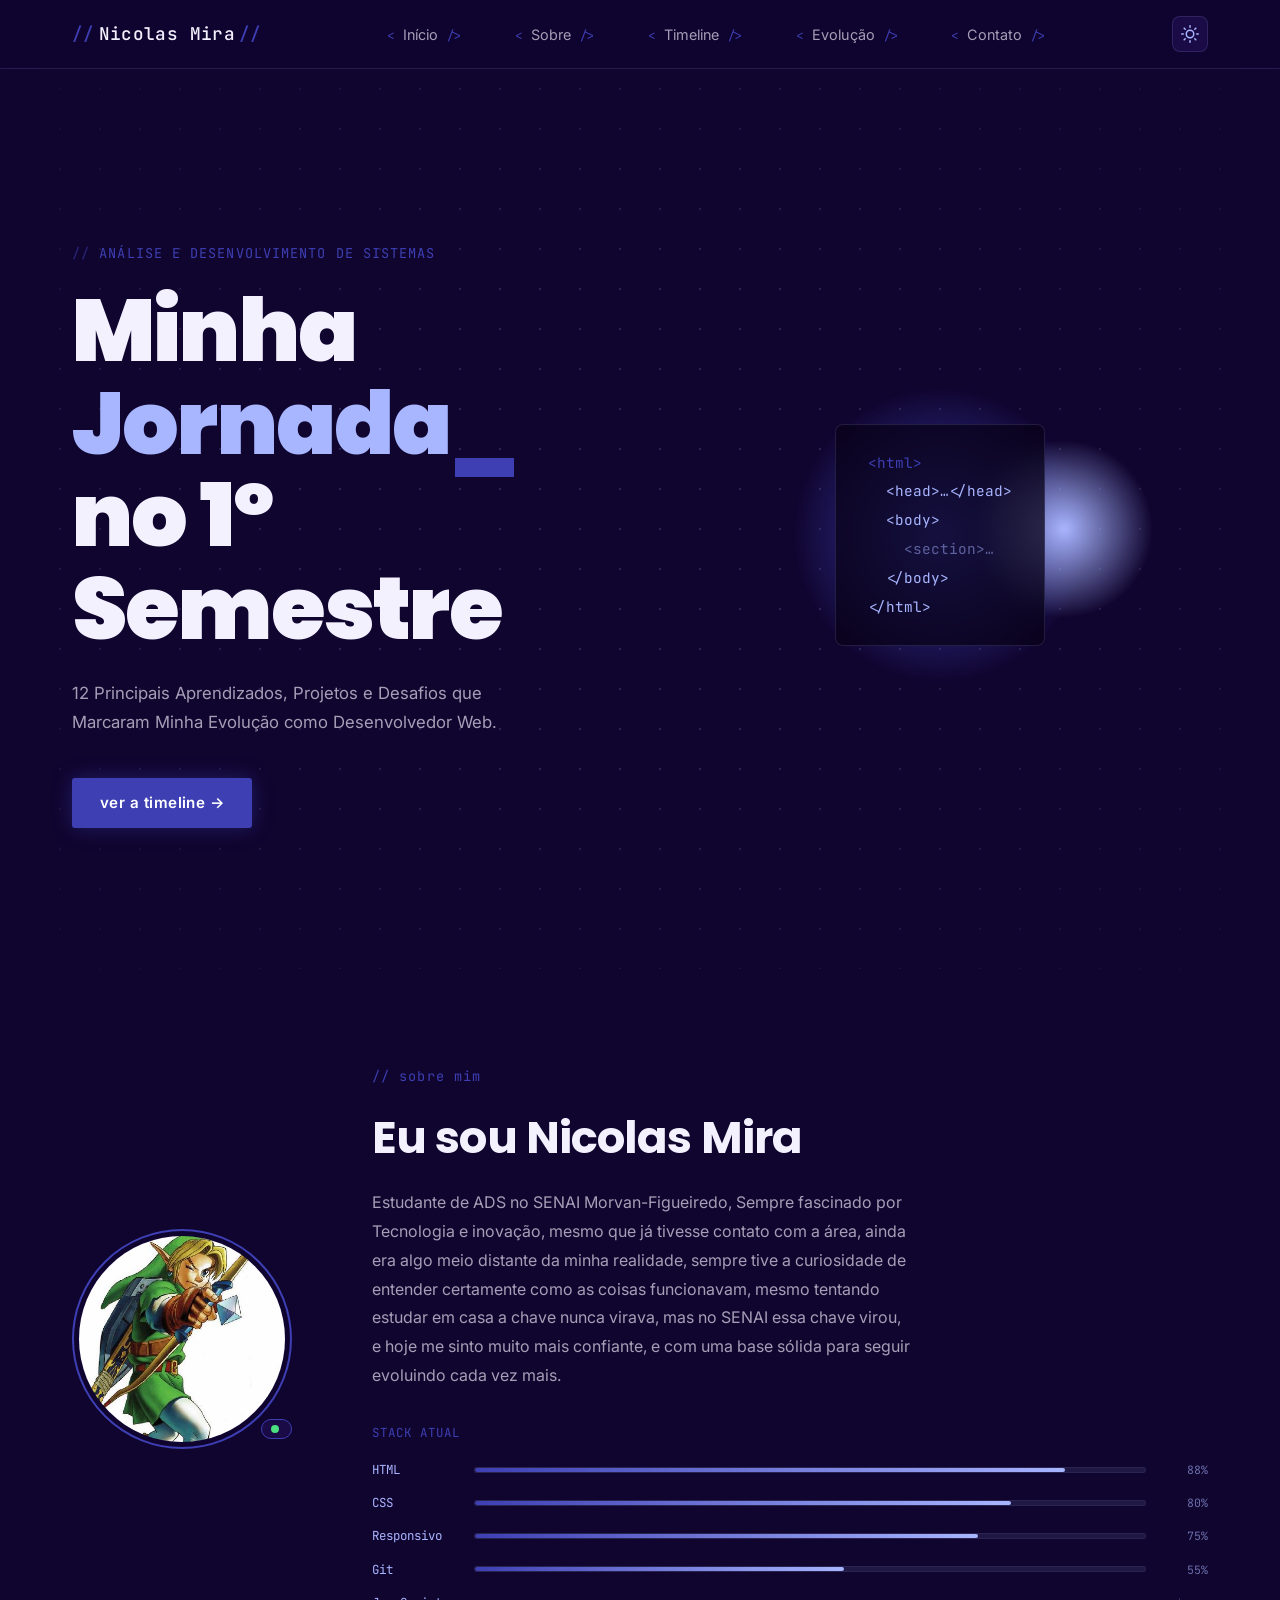
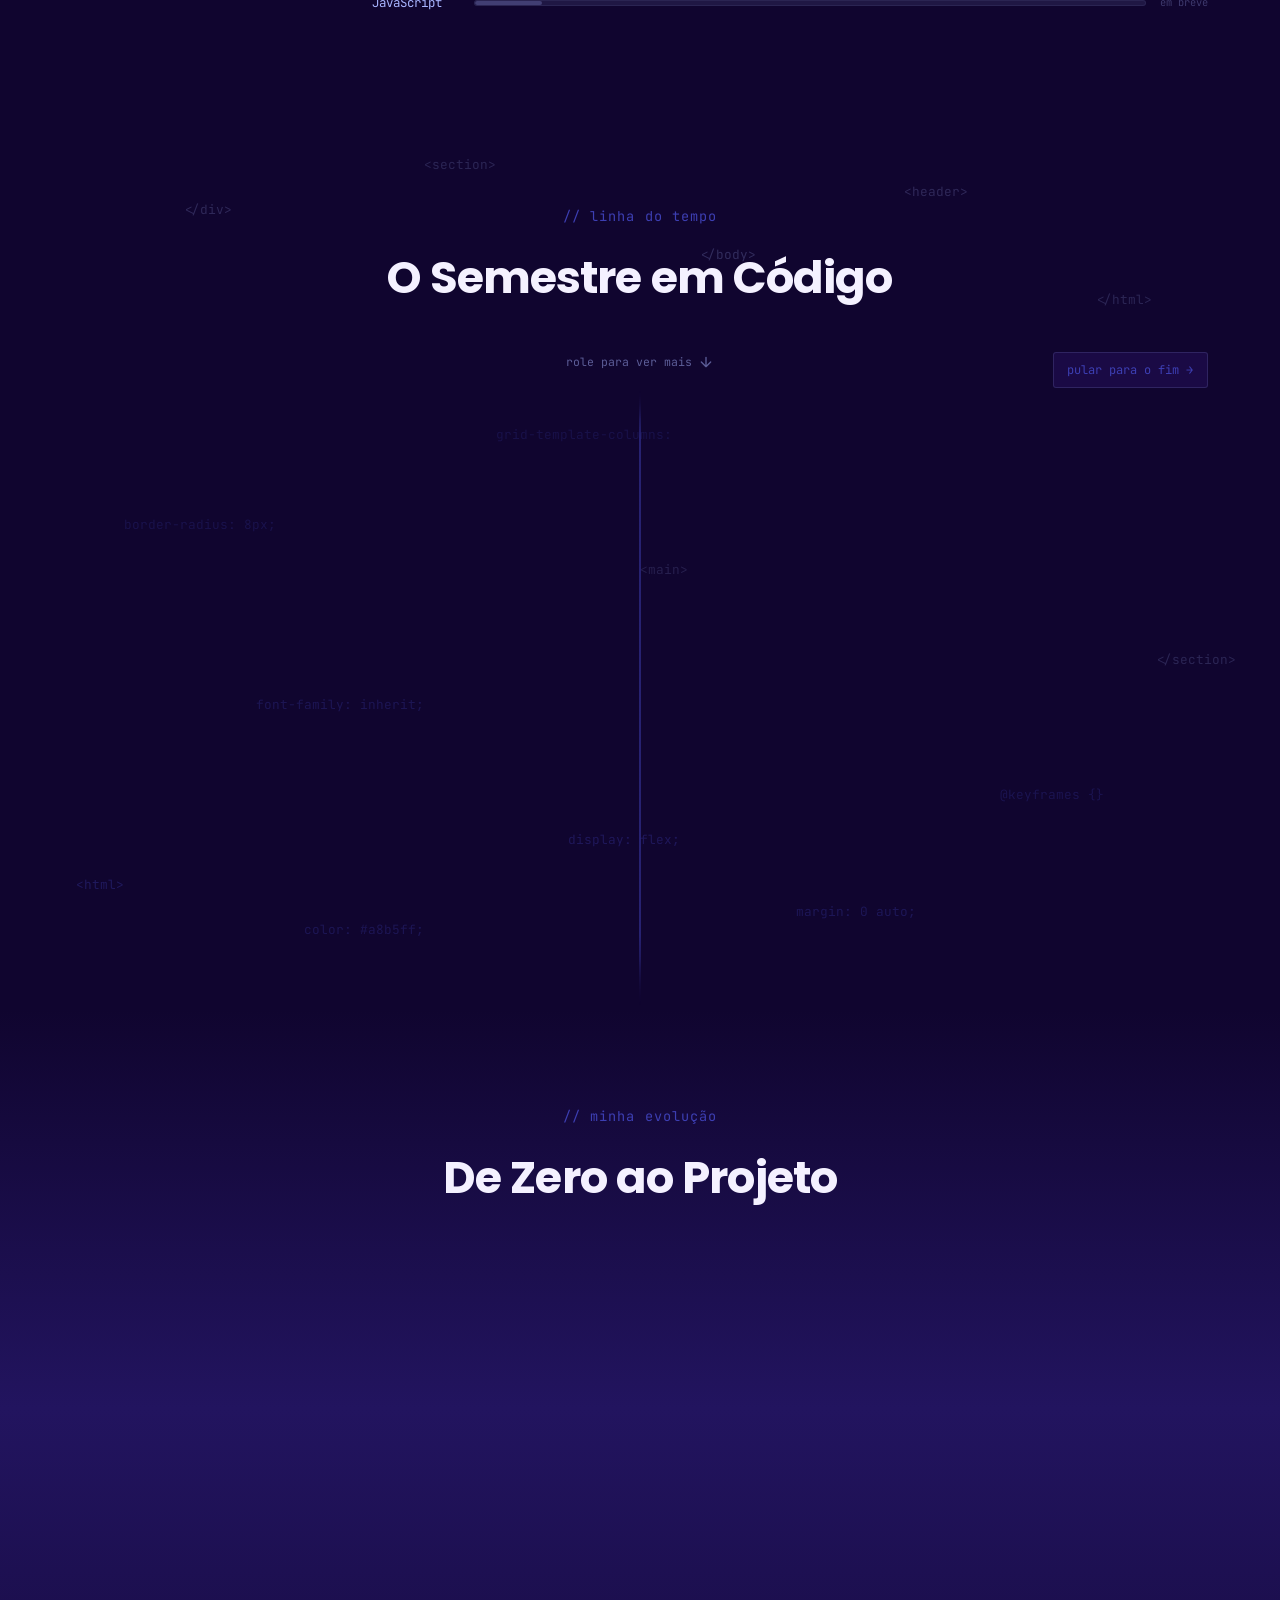
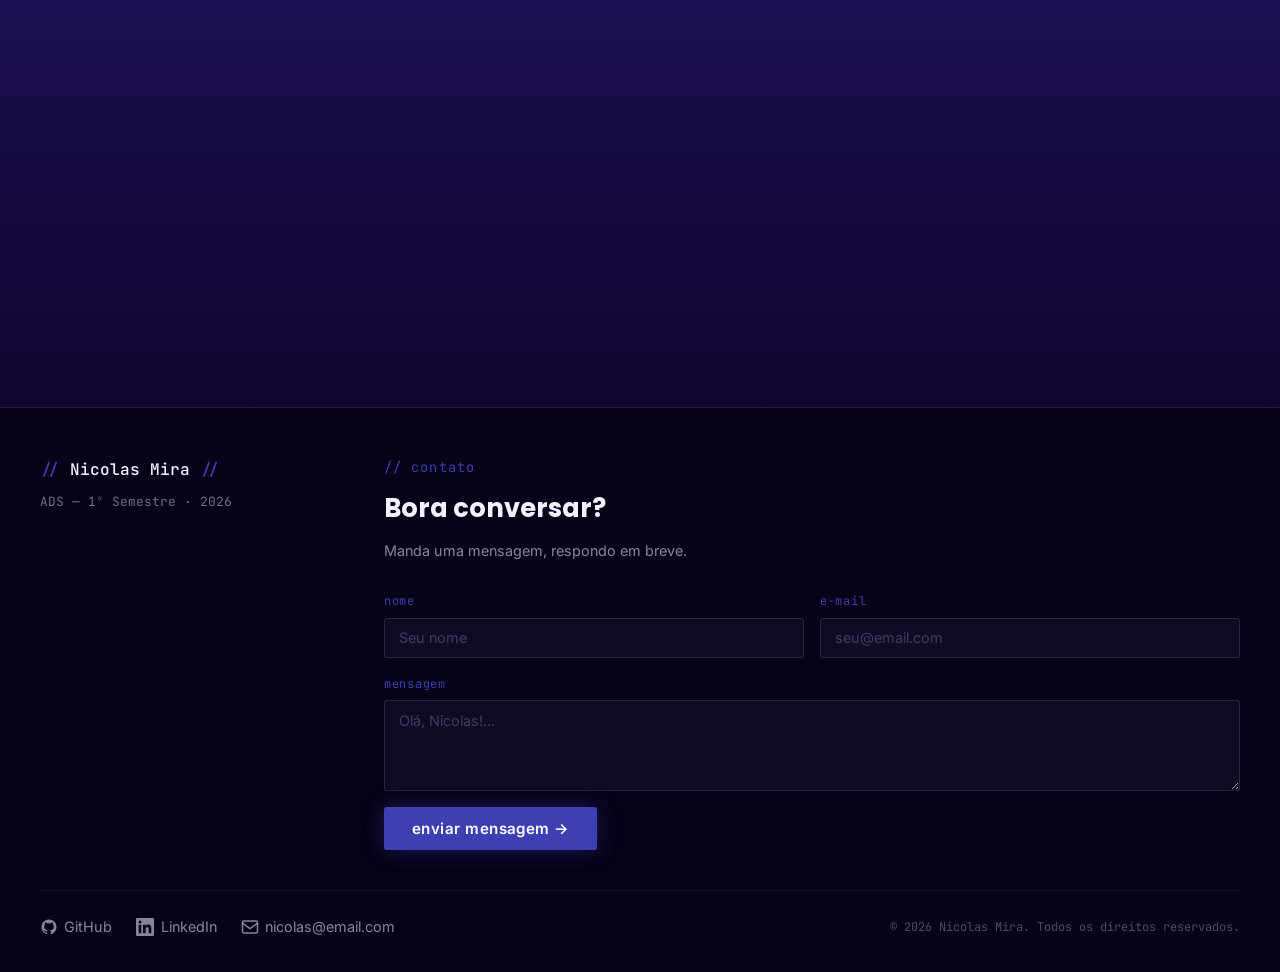
<file: index.html>
<!doctype html>
<html lang="pt-BR">
  <head>
    <meta charset="UTF-8" />
    <meta name="viewport" content="width=device-width, initial-scale=1.0" />
    <title>Minha Jornada — ADS 1º Semestre</title>
    <link rel="preconnect" href="https://fonts.googleapis.com" />
    <link rel="preconnect" href="https://fonts.gstatic.com" crossorigin />
    <link
      href="https://fonts.googleapis.com/css2?family=Poppins:wght@400;600;700;900&family=Inter:wght@400;500&family=JetBrains+Mono:wght@400;500&display=swap"
      rel="stylesheet"
    />
    <link rel="stylesheet" href="style.css" />
    <link
      rel="apple-touch-icon"
      sizes="180x180"
      href="favicon_io/apple-touch-icon.png"
    />
    <link
      rel="icon"
      type="image/png"
      sizes="32x32"
      href="favicon_io/favicon-32x32.png"
    />
    <link
      rel="icon"
      type="image/png"
      sizes="16x16"
      href="favicon_io/favicon-16x16.png"
    />
    <link rel="manifest" href="favicon_io/site.webmanifest" />
  </head>
  <body>
    <input type="checkbox" id="nav-check" class="nav-check" />
    <input type="checkbox" id="theme-check" class="theme-check" />

    <header class="site-header">
      <div class="header-inner">
        <a href="#hero" class="logo">
          <span class="logo-bracket">// </span
          ><span class="logo-text">Nicolas Mira</span
          ><span class="logo-bracket"> //</span>
        </a>
        <nav class="main-nav" aria-label="Navegação principal">
          <ul>
            <li>
              <a href="#hero"
                ><span class="nav-comment"> &lt; </span>Início<span
                  class="nav-comment"
                >
                  /></span
                ></a
              >
            </li>
            <li>
              <a href="#sobre"
                ><span class="nav-comment"> &lt; </span>Sobre<span
                  class="nav-comment"
                >
                  /></span
                ></a
              >
            </li>
            <li>
              <a href="#timeline"
                ><span class="nav-comment"> &lt; </span>Timeline<span
                  class="nav-comment"
                >
                  /></span
                ></a
              >
            </li>
            <li>
              <a href="#evolucao"
                ><span class="nav-comment"> &lt; </span>Evolução<span
                  class="nav-comment"
                >
                  /></span
                ></a
              >
            </li>
            <li>
              <a href="#contato"
                ><span class="nav-comment"> &lt; </span>Contato<span
                  class="nav-comment"
                >
                  /></span
                ></a
              >
            </li>
          </ul>
        </nav>
        <div class="header-actions">
          <label
            for="theme-check"
            class="theme-toggle"
            aria-label="Alternar tema"
          >
            <span class="theme-icon theme-icon--sun">
              <svg
                width="18"
                height="18"
                viewBox="0 0 24 24"
                fill="none"
                stroke="currentColor"
                stroke-width="2"
                stroke-linecap="round"
                stroke-linejoin="round"
                aria-hidden="true"
              >
                <circle cx="12" cy="12" r="5" />
                <line x1="12" y1="1" x2="12" y2="3" />
                <line x1="12" y1="21" x2="12" y2="23" />
                <line x1="4.22" y1="4.22" x2="5.64" y2="5.64" />
                <line x1="18.36" y1="18.36" x2="19.78" y2="19.78" />
                <line x1="1" y1="12" x2="3" y2="12" />
                <line x1="21" y1="12" x2="23" y2="12" />
                <line x1="4.22" y1="19.78" x2="5.64" y2="18.36" />
                <line x1="18.36" y1="5.64" x2="19.78" y2="4.22" />
              </svg>
            </span>
            <span class="theme-icon theme-icon--moon">
              <svg
                width="18"
                height="18"
                viewBox="0 0 24 24"
                fill="none"
                stroke="currentColor"
                stroke-width="2"
                stroke-linecap="round"
                stroke-linejoin="round"
                aria-hidden="true"
              >
                <path d="M21 12.79A9 9 0 1 1 11.21 3 7 7 0 0 0 21 12.79z" />
              </svg>
            </span>
          </label>
          <label for="nav-check" class="nav-toggle" aria-label="Abrir menu">
            <span></span><span></span><span></span>
          </label>
        </div>
      </div>
    </header>

    <main id="main">
      <section id="hero" class="hero-section" aria-label="Apresentação">
        <div class="hero-dot-grid" aria-hidden="true"></div>
        <div class="hero-content">
          <p class="hero-eyebrow">Análise e Desenvolvimento de Sistemas</p>
          <h1 class="hero-title">
            Minha<br />
            <span class="hero-highlight">Jornada</span><br />
            no 1º Semestre
          </h1>
          <p class="hero-subtitle">
            12 Principais Aprendizados, Projetos e Desafios que Marcaram Minha
            Evolução como Desenvolvedor Web.
          </p>
          <a href="#timeline" class="btn-primary">ver a timeline →</a>
        </div>
        <div class="hero-decoration" aria-hidden="true">
          <div class="deco-circle deco-1"></div>
          <div class="deco-circle deco-2"></div>
          <div class="deco-code">
            <span>&lt;html&gt;</span>
            <span>&nbsp;&nbsp;&lt;head&gt;…&lt;/head&gt;</span>
            <span>&nbsp;&nbsp;&lt;body&gt;</span>
            <span>&nbsp;&nbsp;&nbsp;&nbsp;&lt;section&gt;…</span>
            <span>&nbsp;&nbsp;&lt;/body&gt;</span>
            <span>&lt;/html&gt;</span>
          </div>
        </div>
      </section>

      <section id="sobre" class="sobre-section" aria-label="Sobre mim">
        <div class="sobre-inner">
          <div class="sobre-foto-wrap">
            <div class="sobre-foto-ring">
              <img
                src="img/link.jpg"
                alt="Foto de Nicolas Mira"
                class="sobre-foto"
              />
            </div>
            <div class="sobre-foto-deco" aria-hidden="true"></div>
            <div class="sobre-badge" aria-hidden="true">
              <span class="badge-dot"></span>
            </div>
          </div>
          <div class="sobre-content">
            <p class="section-label">// sobre mim</p>
            <h2 class="section-title sobre-titulo">Eu sou Nicolas Mira</h2>
            <p class="sobre-bio">
              Estudante de ADS no SENAI Morvan-Figueiredo, Sempre fascinado por
              Tecnologia e inovação, mesmo que já tivesse contato com a área,
              ainda era algo meio distante da minha realidade, sempre tive a
              curiosidade de entender certamente como as coisas funcionavam,
              mesmo tentando estudar em casa a chave nunca virava, mas no SENAI
              essa chave virou, e hoje me sinto muito mais confiante, e com uma
              base sólida para seguir evoluindo cada vez mais.
            </p>
            <div class="skills-block">
              <p class="skills-label">stack atual</p>
              <div class="skill-row">
                <span class="skill-name">HTML</span>
                <div class="skill-bar">
                  <div class="skill-fill" style="--w: 88%"></div>
                </div>
                <span class="skill-pct">88%</span>
              </div>
              <div class="skill-row">
                <span class="skill-name">CSS</span>
                <div class="skill-bar">
                  <div class="skill-fill" style="--w: 80%"></div>
                </div>
                <span class="skill-pct">80%</span>
              </div>
              <div class="skill-row">
                <span class="skill-name">Responsivo</span>
                <div class="skill-bar">
                  <div class="skill-fill" style="--w: 75%"></div>
                </div>
                <span class="skill-pct">75%</span>
              </div>
              <div class="skill-row">
                <span class="skill-name">Git</span>
                <div class="skill-bar">
                  <div class="skill-fill" style="--w: 55%"></div>
                </div>
                <span class="skill-pct">55%</span>
              </div>
              <div class="skill-row">
                <span class="skill-name">JavaScript</span>
                <div class="skill-bar">
                  <div
                    class="skill-fill skill-fill--dim"
                    style="--w: 10%"
                  ></div>
                </div>
                <span class="skill-pct skill-pct--dim">em breve</span>
              </div>
            </div>
          </div>
        </div>
      </section>

      <section
        id="timeline"
        class="timeline-section"
        aria-label="Timeline do semestre"
      >
        <div class="timeline-bg" aria-hidden="true">
          <span class="tbg-el tbg-1">&lt;html&gt;</span>
          <span class="tbg-el tbg-2">&lt;/div&gt;</span>
          <span class="tbg-el tbg-3">color: #a8b5ff;</span>
          <span class="tbg-el tbg-4">&lt;section&gt;</span>
          <span class="tbg-el tbg-5">display: flex;</span>
          <span class="tbg-el tbg-6">&lt;/body&gt;</span>
          <span class="tbg-el tbg-7">margin: 0 auto;</span>
          <span class="tbg-el tbg-8">&lt;header&gt;</span>
          <span class="tbg-el tbg-9">@keyframes {}</span>
          <span class="tbg-el tbg-10">&lt;/html&gt;</span>
          <span class="tbg-el tbg-11">border-radius: 8px;</span>
          <span class="tbg-el tbg-12">&lt;main&gt;</span>
          <span class="tbg-el tbg-13">grid-template-columns:</span>
          <span class="tbg-el tbg-14">&lt;/section&gt;</span>
          <span class="tbg-el tbg-15">font-family: inherit;</span>
        </div>

        <div class="section-header">
          <p class="section-label">// linha do tempo</p>
          <h2 class="section-title">O Semestre em Código</h2>
          <p class="section-desc"></p>
        </div>

        <div class="timeline-scroll-wrapper">
          <div class="timeline-scroll-hint" aria-hidden="true">
            <span>role para ver mais</span>
            <svg
              width="16"
              height="16"
              viewBox="0 0 24 24"
              fill="none"
              stroke="currentColor"
              stroke-width="2"
              stroke-linecap="round"
              stroke-linejoin="round"
            >
              <path d="M12 5v14M5 12l7 7 7-7" />
            </svg>
          </div>

          <a href="#evolucao" class="timeline-skip">pular para o fim →</a>

          <div class="timeline" role="list">
            <article class="timeline-item" role="listitem">
              <div class="timeline-dot"><span class="dot-number">01</span></div>
              <div class="timeline-card">
                <span class="card-tag">Hardware</span>
                <h3>Descobrindo o Computador</h3>
                <p>
                  Primeiro mergulho na anatomia de uma máquina: processador,
                  memória RAM, armazenamento e periféricos. Entendi como o
                  hardware e o software se comunicam e por que essa base é
                  essencial para qualquer profissional de tecnologia.
                </p>
              </div>
            </article>
            <article class="timeline-item" role="listitem">
              <div class="timeline-dot"><span class="dot-number">02</span></div>
              <div class="timeline-card">
                <span class="card-tag">Sistemas</span>
                <h3>Explorando Sistemas Operacionais</h3>
                <p>
                  Conheci as diferenças entre Windows, Linux e macOS —
                  gerenciamento de processos, sistema de arquivos e permissões.
                  Aprendi a usar o terminal como ferramenta de produtividade,
                  não só como tela preta intimidadora.
                </p>
              </div>
            </article>
            <article class="timeline-item" role="listitem">
              <div class="timeline-dot"><span class="dot-number">03</span></div>
              <div class="timeline-card">
                <span class="card-tag">Gestão</span>
                <h3>Metodologias Ágeis</h3>
                <p>
                  Entendi a diferença entre Scrum e Kanban, o conceito de
                  sprints, backlogs e daily meetings. Percebi que desenvolver
                  software é tanto sobre pessoas e processos quanto sobre código
                  — e que trabalhar em ciclos curtos entrega mais valor.
                </p>
              </div>
            </article>
            <article class="timeline-item" role="listitem">
              <div class="timeline-dot"><span class="dot-number">04</span></div>
              <div class="timeline-card">
                <span class="card-tag">Identidade</span>
                <h3>Tipografia, Slogan e Arquétipo</h3>
                <p>
                  Aprendi que uma marca vai muito além de um logo: ela tem voz,
                  personalidade e propósito. Estudei hierarquia tipográfica,
                  como construir um slogan que comunica valor e como os
                  arquétipos de Jung se aplicam ao branding moderno.
                </p>
              </div>
            </article>
            <article class="timeline-item" role="listitem">
              <div class="timeline-dot"><span class="dot-number">05</span></div>
              <div class="timeline-card">
                <span class="card-tag">Design</span>
                <h3>Prototipagem e Figma</h3>
                <p>
                  Primeiro contato com o Figma: frames, componentes, auto-layout
                  e prototipagem interativa. Aprendi a validar uma ideia
                  visualmente antes de escrever uma linha de código —
                  economizando tempo e retrabalho no desenvolvimento.
                </p>
              </div>
            </article>
            <article class="timeline-item" role="listitem">
              <div class="timeline-dot"><span class="dot-number">06</span></div>
              <div class="timeline-card">
                <span class="card-tag">Experiência</span>
                <h3>Design UX e UI</h3>
                <p>
                  Entendi a diferença entre UX (experiência do usuário) e UI
                  (interface visual). Estudei heurísticas de Nielsen, fluxos de
                  usuário, contraste de acessibilidade e como cada decisão
                  visual impacta a usabilidade de um produto.
                </p>
              </div>
            </article>
            <article class="timeline-item" role="listitem">
              <div class="timeline-dot"><span class="dot-number">07</span></div>
              <div class="timeline-card">
                <span class="card-tag">Estrutura</span>
                <h3>Primeira Página HTML</h3>
                <p>
                  O momento em que o navegador abriu meu arquivo pela primeira
                  vez. Aprendi a anatomia do documento:
                  <code>&lt;!DOCTYPE&gt;</code>, <code>&lt;head&gt;</code>,
                  <code>&lt;body&gt;</code>, tags semânticas e atributos. Ver
                  "Olá, mundo" na tela mudou tudo.
                </p>
              </div>
            </article>
            <article class="timeline-item" role="listitem">
              <div class="timeline-dot"><span class="dot-number">08</span></div>
              <div class="timeline-card">
                <span class="card-tag">Visual</span>
                <h3>Primeira Aula de CSS</h3>
                <p>
                  Entendi a cascata, especificidade de seletores e o Box Model.
                  Cores, fontes, espaçamentos — pela primeira vez uma página
                  saiu do HTML puro e ganhou personalidade visual. Percebi que
                  CSS é uma linguagem de design tanto quanto de código.
                </p>
              </div>
            </article>
            <article class="timeline-item" role="listitem">
              <div class="timeline-dot"><span class="dot-number">09</span></div>
              <div class="timeline-card">
                <span class="card-tag">Versionamento</span>
                <h3>Git e GitHub</h3>
                <p>
                  Aprendi os comandos essenciais: <code>git init</code>,
                  <code>add</code>, <code>commit</code>, <code>push</code> e
                  <code>pull</code>. Entendi o conceito de branches e merges.
                  Publicar meu primeiro repositório no GitHub foi como lançar
                  meu cartão de visitas para o mundo.
                </p>
              </div>
            </article>
            <article class="timeline-item" role="listitem">
              <div class="timeline-dot"><span class="dot-number">10</span></div>
              <div class="timeline-card">
                <span class="card-tag">Equipe</span>
                <h3>Primeiro Projeto em Equipe</h3>
                <p>
                  Trabalhar com mais pessoas no mesmo repositório trouxe
                  desafios reais: conflitos de merge, pull requests e code
                  review. Aprendi que colaborar em código exige tanto
                  comunicação quanto habilidade técnica — e que o GitHub é o
                  palco disso tudo.
                </p>
              </div>
            </article>
            <article class="timeline-item" role="listitem">
              <div class="timeline-dot"><span class="dot-number">11</span></div>
              <div class="timeline-card">
                <span class="card-tag">Animação</span>
                <h3>Aula de Keyframes</h3>
                <p>
                  Com <code>@keyframes</code> passei a criar animações com
                  múltiplos estados — <code>from/to</code> e percentuais
                  intermediários. Fade-in, slide, pulse, bounce: tudo sem
                  JavaScript. Foi a aula que transformou páginas estáticas em
                  experiências vivas.
                </p>
              </div>
            </article>
            <article class="timeline-item" role="listitem">
              <div class="timeline-dot"><span class="dot-number">12</span></div>
              <div class="timeline-card card-final">
                <span class="card-tag tag-final">Projeto</span>
                <h3>Media Queries e Projeto Final</h3>
                <p>
                  A aula que fecha o ciclo. Aprendi a adaptar layouts com
                  <code>@media</code> para desktop, tablet e mobile. O resultado
                  é esta página — responsiva, animada, versionada no GitHub e
                  representando tudo que conquistei no primeiro semestre.
                </p>
              </div>
            </article>
          </div>
        </div>
      </section>

      <section
        id="evolucao"
        class="evolucao-section"
        aria-label="Minha Evolução"
      >
        <div class="section-header">
          <p class="section-label">// minha evolução</p>
          <h2 class="section-title">De Zero ao Projeto</h2>
        </div>
        <div class="evolucao-grid">
          <article class="evolucao-card card-antes">
            <h3>Meu início no curso</h3>
            <div class="evo-content">
              <p>
                Quando comecei o curso ja tinha uma ideia do que ia estudar, já
                havia feito alguns projetos escolares que envolviam html e css,
                mas mesmo com essas experiencias o conhecimento era raso, e
                sentia muita dificuldade de enteder alguns conceitos sobre
                programação.<br /><br />Mas estudando no senai consegui moldar
                muito melhor meus conceitos da programação.
              </p>
              <ul class="evo-list">
                <li>Pouco contato com sistemas</li>
                <li>Não sabia estruturar html e css</li>
                <li>Não entendia conceitos de back e front end</li>
              </ul>
            </div>
          </article>
          <article class="evolucao-card card-agora">
            <h3>Como estou agora</h3>
            <div class="evo-content">
              <p>
                Hoje consigo estruturar uma página completa do zero, com HTML
                semântico e organizado. Sei a diferença entre cada elemento,
                como tornar uma página acessível com atributos ARIA, e por que
                semântica importa para SEO e leitores de tela.
              </p>
              <p>
                No CSS, passei de "não sei como centralizar uma div" para criar
                layouts complexos com Flexbox e Grid, animações com
                <code>@keyframes</code>, variáveis CSS e interfaces responsivas.
              </p>
              <ul class="evo-list">
                <li>HTML semântico com boas práticas de acessibilidade</li>
                <li>CSS avançado: Flexbox, Grid, animações, variáveis</li>
                <li>Layouts responsivos com Media Queries</li>
                <li>Git e GitHub Pages para versionamento e deploy</li>
                <li>Projeto integrador completo publicado online</li>
              </ul>
            </div>
          </article>
          <article class="evolucao-card card-futuro">
            <h3>Meu próximo objetivo</h3>
            <div class="evo-content">
              <p>
                Entrar no mundo do JavaScript. Quero entender a lógica de
                programação de forma mais profunda — manipulação do DOM,
                eventos, funções, APIs e assincronismo.
              </p>
              <p>
                Espero também estudar Python para garantir uma base sólida em
                lógica de programação, além de que Python é uma linguagem
                versátil e muito requisitada no mercado, o que pode abrir portas
                para diversas oportunidades.
              </p>
              <ul class="evo-list">
                <li>Aprender JavaScript e lógica de programação</li>
                <li>Estudar Python e Moldar uma base sólida</li>
                <li>Construir um portfólio com projetos reais</li>
              </ul>
            </div>
          </article>
        </div>
      </section>
    </main>

    <footer id="contato" class="site-footer">
      <div class="footer-inner">
        <div class="footer-top">
          <div class="footer-brand">
            <span class="footer-logo"
              ><span class="logo-bracket">//</span> Nicolas Mira
              <span class="logo-bracket">//</span></span
            >
            <p>ADS — 1º Semestre · 2026</p>
          </div>
          <div class="footer-contato-wrap">
            <p class="section-label footer-label">// contato</p>
            <h2 class="footer-titulo">Bora conversar?</h2>
            <p class="footer-desc">Manda uma mensagem, respondo em breve.</p>
            <form class="contato-form" action="#" method="post">
              <div class="form-row">
                <div class="form-group">
                  <label for="nome">nome</label>
                  <input
                    type="text"
                    id="nome"
                    name="nome"
                    placeholder="Seu nome"
                    required
                  />
                </div>
                <div class="form-group">
                  <label for="email">e-mail</label>
                  <input
                    type="email"
                    id="email"
                    name="email"
                    placeholder="seu@email.com"
                    required
                  />
                </div>
              </div>
              <div class="form-group">
                <label for="mensagem">mensagem</label>
                <textarea
                  id="mensagem"
                  name="mensagem"
                  rows="4"
                  placeholder="Olá, Nicolas!..."
                  required
                ></textarea>
              </div>
              <button type="submit" class="btn-primary btn-form">
                enviar mensagem →
              </button>
            </form>
          </div>
        </div>
        <div class="footer-bottom">
          <div class="footer-links">
            <a
              href="https://github.com/nicolasmira"
              target="_blank"
              rel="noopener noreferrer"
              class="footer-link"
            >
              <svg
                width="18"
                height="18"
                viewBox="0 0 24 24"
                fill="currentColor"
                aria-hidden="true"
              >
                <path
                  d="M12 2C6.477 2 2 6.477 2 12c0 4.418 2.865 8.166 6.839 9.489.5.092.682-.217.682-.482 0-.237-.009-.868-.013-1.703-2.782.604-3.369-1.34-3.369-1.34-.454-1.155-1.11-1.462-1.11-1.462-.908-.62.069-.608.069-.608 1.003.07 1.531 1.03 1.531 1.03.892 1.529 2.341 1.087 2.91.831.092-.646.35-1.086.636-1.336-2.22-.253-4.555-1.11-4.555-4.943 0-1.091.39-1.984 1.029-2.683-.103-.253-.446-1.27.098-2.647 0 0 .84-.269 2.75 1.025A9.564 9.564 0 0 1 12 6.844c.85.004 1.705.115 2.504.337 1.909-1.294 2.747-1.025 2.747-1.025.546 1.377.202 2.394.1 2.647.64.699 1.028 1.592 1.028 2.683 0 3.842-2.339 4.687-4.566 4.934.359.309.678.919.678 1.852 0 1.336-.012 2.415-.012 2.741 0 .267.18.578.688.48C19.138 20.163 22 16.418 22 12c0-5.523-4.477-10-10-10z"
                />
              </svg>
              GitHub
            </a>
            <a
              href="https://linkedin.com/in/nicolasmira"
              target="_blank"
              rel="noopener noreferrer"
              class="footer-link"
            >
              <svg
                width="18"
                height="18"
                viewBox="0 0 24 24"
                fill="currentColor"
                aria-hidden="true"
              >
                <path
                  d="M20.447 20.452h-3.554v-5.569c0-1.328-.027-3.037-1.852-3.037-1.853 0-2.136 1.445-2.136 2.939v5.667H9.351V9h3.414v1.561h.046c.477-.9 1.637-1.85 3.37-1.85 3.601 0 4.267 2.37 4.267 5.455v6.286zM5.337 7.433a2.062 2.062 0 0 1-2.063-2.065 2.064 2.064 0 1 1 2.063 2.065zm1.782 13.019H3.555V9h3.564v11.452zM22.225 0H1.771C.792 0 0 .774 0 1.729v20.542C0 23.227.792 24 1.771 24h20.451C23.2 24 24 23.227 24 22.271V1.729C24 .774 23.2 0 22.222 0h.003z"
                />
              </svg>
              LinkedIn
            </a>
            <a href="mailto:nicolas@email.com" class="footer-link">
              <svg
                width="18"
                height="18"
                viewBox="0 0 24 24"
                fill="none"
                stroke="currentColor"
                stroke-width="2"
                aria-hidden="true"
              >
                <rect x="2" y="4" width="20" height="16" rx="2" />
                <path d="m22 7-10 7L2 7" />
              </svg>
              nicolas@email.com
            </a>
          </div>
          <p class="footer-copy">
            &copy; 2026 Nicolas Mira. Todos os direitos reservados.
          </p>
        </div>
      </div>
    </footer>
  </body>
</html>
</file>
<file: style.css>
:root {
  --azul-fundo: #10052f;
  --azul-padrao: #22145f;
  --destaque: #3d3fb3;
  --contrastes: #a8b5ff;
  --preto: #080218;
  --cor-texto-padrao: #f4f1ff;
  --font-head: "Poppins", sans-serif;
  --font-body: "Inter", sans-serif;
  --font-code: "JetBrains Mono", monospace;
  --btn-radius: 3px;
  --destaque-hover: #5557d4;
  --card-bg: #1a0a45;
  --card-border: rgba(168, 181, 255, 0.15);
  --timeline-line: rgba(61, 63, 179, 0.5);
  --tag-bg: rgba(61, 63, 179, 0.25);
  --shadow-card: 0 4px 32px rgba(0, 0, 0, 0.4);
  --transition: 0.3s ease;
  --max-w: 1200px;
  --header-bg: rgba(16, 5, 47, 0.85);
  --header-border: rgba(168, 181, 255, 0.15);
  --input-bg: rgba(168, 181, 255, 0.05);
  --footer-bg: #080218;
  --code-bg: rgba(168, 181, 255, 0.1);
}

.theme-check:checked ~ body,
.theme-check:checked ~ * body {
  --azul-fundo: #f0f2ff;
  --azul-padrao: #e0e4ff;
  --destaque: #3d3fb3;
  --contrastes: #3d3fb3;
  --preto: #e8eaff;
  --cor-texto-padrao: #0f0a2e;
  --card-bg: #ffffff;
  --card-border: rgba(61, 63, 179, 0.15);
  --timeline-line: rgba(61, 63, 179, 0.35);
  --tag-bg: rgba(61, 63, 179, 0.1);
  --shadow-card: 0 4px 32px rgba(61, 63, 179, 0.1);
  --header-bg: rgba(240, 242, 255, 0.9);
  --header-border: rgba(61, 63, 179, 0.15);
  --input-bg: rgba(61, 63, 179, 0.05);
  --footer-bg: #e0e4ff;
  --code-bg: rgba(61, 63, 179, 0.08);
}

.theme-check {
  display: none;
}

.theme-check:checked ~ body {
  --azul-fundo: #f0f2ff;
  --azul-padrao: #e0e4ff;
  --destaque: #3d3fb3;
  --contrastes: #3d3fb3;
  --preto: #e8eaff;
  --cor-texto-padrao: #0f0a2e;
  --card-bg: #ffffff;
  --card-border: rgba(61, 63, 179, 0.15);
  --timeline-line: rgba(61, 63, 179, 0.35);
  --tag-bg: rgba(61, 63, 179, 0.1);
  --shadow-card: 0 4px 32px rgba(61, 63, 179, 0.1);
  --header-bg: rgba(240, 242, 255, 0.9);
  --header-border: rgba(61, 63, 179, 0.15);
  --input-bg: rgba(61, 63, 179, 0.05);
  --footer-bg: #e0e4ff;
  --code-bg: rgba(61, 63, 179, 0.08);
}

*,
*::before,
*::after {
  box-sizing: border-box;
  margin: 0;
  padding: 0;
}

html {
  scroll-behavior: smooth;
}

::selection {
  background: var(--destaque);
  color: #fff;
}

body {
  background-color: var(--azul-fundo);
  color: var(--cor-texto-padrao);
  font-family: var(--font-body);
  font-size: 1rem;
  line-height: 1.7;
  overflow-x: hidden;
  transition:
    background-color 0.4s ease,
    color 0.4s ease;
}

img {
  max-width: 100%;
  display: block;
}

a {
  color: inherit;
  text-decoration: none;
}

ul {
  list-style: none;
}

code {
  font-family: var(--font-code);
  font-size: 0.85em;
  color: var(--contrastes);
  background: var(--code-bg);
  padding: 0.1em 0.35em;
  border-radius: 3px;
}

@keyframes fadeIn {
  from {
    opacity: 0;
    transform: translateY(24px);
  }
  to {
    opacity: 1;
    transform: translateY(0);
  }
}

@keyframes pulse {
  0%,
  100% {
    box-shadow: 0 0 0 0 rgba(61, 63, 179, 0.6);
  }
  50% {
    box-shadow: 0 0 0 12px rgba(61, 63, 179, 0);
  }
}

@keyframes floatGlow {
  0%,
  100% {
    transform: translateY(0) scale(1);
    opacity: 0.15;
  }
  50% {
    transform: translateY(-20px) scale(1.05);
    opacity: 0.25;
  }
}

@keyframes blink {
  0%,
  100% {
    opacity: 1;
  }
  50% {
    opacity: 0;
  }
}

@keyframes skillGrow {
  from {
    width: 0;
  }
  to {
    width: var(--w);
  }
}

@keyframes ringPulse {
  0%,
  100% {
    box-shadow: 0 0 0 0 rgba(61, 63, 179, 0.5);
  }
  50% {
    box-shadow: 0 0 0 10px rgba(61, 63, 179, 0);
  }
}

@keyframes floatUp {
  0% {
    transform: translateY(0) rotate(0deg);
    opacity: 0;
  }
  8% {
    opacity: 1;
  }
  92% {
    opacity: 1;
  }
  100% {
    transform: translateY(-110vh) rotate(6deg);
    opacity: 0;
  }
}

@keyframes floatDown {
  0% {
    transform: translateY(0) rotate(0deg);
    opacity: 0;
  }
  8% {
    opacity: 1;
  }
  92% {
    opacity: 1;
  }
  100% {
    transform: translateY(110vh) rotate(-5deg);
    opacity: 0;
  }
}

@keyframes dotGridShift {
  0% {
    background-position: 0 0;
  }
  100% {
    background-position: 40px 40px;
  }
}

@keyframes badgeFloat {
  0%,
  100% {
    transform: translateX(0);
  }
  50% {
    transform: translateX(-5px);
  }
}

@keyframes badgePulse {
  0%,
  100% {
    opacity: 1;
    box-shadow: 0 0 0 0 rgba(61, 63, 179, 0.6);
  }
  50% {
    opacity: 0.7;
    box-shadow: 0 0 0 6px rgba(61, 63, 179, 0);
  }
}

@keyframes borderSweep {
  0% {
    transform: rotate(0deg);
  }
  100% {
    transform: rotate(360deg);
  }
}

@keyframes dotNumberGlow {
  0%,
  100% {
    box-shadow: 0 0 0 0 rgba(168, 181, 255, 0.4);
  }
  50% {
    box-shadow: 0 0 12px 4px rgba(61, 63, 179, 0.5);
  }
}

@keyframes revealFromLeft {
  from {
    opacity: 0;
    transform: translateX(-52px);
  }
  to {
    opacity: 1;
    transform: translateX(0);
  }
}

@keyframes revealFromRight {
  from {
    opacity: 0;
    transform: translateX(52px);
  }
  to {
    opacity: 1;
    transform: translateX(0);
  }
}

@keyframes revealFromBottom {
  from {
    opacity: 0;
    transform: translateY(36px);
  }
  to {
    opacity: 1;
    transform: translateY(0);
  }
}

@keyframes revealDot {
  from {
    opacity: 0;
    transform: scale(0.5);
  }
  to {
    opacity: 1;
    transform: scale(1);
  }
}

@keyframes scrollHintBounce {
  0%,
  100% {
    transform: translateY(0);
    opacity: 0.6;
  }
  50% {
    transform: translateY(5px);
    opacity: 1;
  }
}

@keyframes themeIconIn {
  from {
    opacity: 0;
    transform: rotate(-30deg) scale(0.7);
  }
  to {
    opacity: 1;
    transform: rotate(0deg) scale(1);
  }
}

.nav-check {
  display: none;
}

.site-header {
  position: sticky;
  top: 0;
  z-index: 100;
  background: var(--header-bg);
  backdrop-filter: blur(16px);
  -webkit-backdrop-filter: blur(16px);
  border-bottom: 1px solid var(--header-border);
  transition:
    background 0.4s ease,
    border-color 0.4s ease;
}

.header-inner {
  max-width: var(--max-w);
  margin: 0 auto;
  padding: 1rem 2rem;
  display: flex;
  align-items: center;
  justify-content: space-between;
  gap: 2rem;
}

.logo {
  display: flex;
  font-family: var(--font-code);
  font-size: 1.1rem;
  font-weight: 500;
  letter-spacing: 0.02em;
  transition: color var(--transition);
}

.logo-text {
  font-family: var(--font-code);
  margin: 0 0.25rem;
}

.logo:hover {
  color: var(--contrastes);
}

.logo-bracket {
  color: var(--destaque);
}

.main-nav ul {
  display: flex;
  gap: 2rem;
}

.main-nav a {
  font-family: var(--font-body);
  font-size: 0.9rem;
  color: rgba(244, 241, 255, 0.65);
  transition:
    color var(--transition),
    background var(--transition);
  padding: 0.3rem 0.65rem;
  border-radius: 4px;
  background: transparent;
}

.theme-check:checked ~ body .main-nav a {
  color: rgba(15, 10, 46, 0.65);
}

.main-nav a:hover {
  color: var(--cor-texto-padrao);
  background: rgba(61, 63, 179, 0.12);
}

.nav-comment {
  color: var(--destaque);
  font-family: var(--font-code);
  font-size: 0.8rem;
}

.header-actions {
  display: flex;
  align-items: center;
  gap: 0.75rem;
}

.theme-toggle {
  display: flex;
  align-items: center;
  justify-content: center;
  width: 36px;
  height: 36px;
  border-radius: 8px;
  cursor: pointer;
  border: 1px solid var(--card-border);
  background: var(--card-bg);
  transition:
    background var(--transition),
    border-color var(--transition),
    transform var(--transition);
  position: relative;
  overflow: hidden;
  flex-shrink: 0;
}

.theme-toggle:hover {
  border-color: var(--destaque);
  background: rgba(61, 63, 179, 0.15);
  transform: scale(1.05);
}

.theme-icon {
  position: absolute;
  display: flex;
  align-items: center;
  justify-content: center;
  color: var(--contrastes);
  transition:
    opacity 0.3s ease,
    transform 0.3s ease;
}

.theme-icon--sun {
  opacity: 1;
  transform: rotate(0deg) scale(1);
}

.theme-icon--moon {
  opacity: 0;
  transform: rotate(30deg) scale(0.7);
}

.theme-check:checked ~ body .theme-icon--sun {
  opacity: 0;
  transform: rotate(-30deg) scale(0.7);
}

.theme-check:checked ~ body .theme-icon--moon {
  opacity: 1;
  transform: rotate(0deg) scale(1);
}

.theme-check:checked ~ body .theme-icon {
  color: var(--destaque);
}

.nav-toggle {
  display: none;
  flex-direction: column;
  gap: 5px;
  background: none;
  border: none;
  cursor: pointer;
  padding: 4px;
}

.nav-toggle span {
  display: block;
  width: 26px;
  height: 2px;
  background: var(--cor-texto-padrao);
  border-radius: 2px;
  transition: var(--transition);
}

.hero-section {
  min-height: 100svh;
  display: flex;
  align-items: center;
  padding: 6rem 2rem 4rem;
  max-width: var(--max-w);
  margin: 0 auto;
  gap: 4rem;
  position: relative;
}

.hero-dot-grid {
  position: absolute;
  inset: 0;
  background-image: radial-gradient(
    circle,
    rgba(168, 181, 255, 0.18) 1px,
    transparent 1px
  );
  background-size: 40px 40px;
  animation: dotGridShift 8s linear infinite;
  mask-image: radial-gradient(
    ellipse 80% 80% at 50% 50%,
    black 30%,
    transparent 100%
  );
  -webkit-mask-image: radial-gradient(
    ellipse 80% 80% at 50% 50%,
    black 30%,
    transparent 100%
  );
  pointer-events: none;
  z-index: 0;
}

.theme-check:checked ~ body .hero-dot-grid {
  background-image: radial-gradient(
    circle,
    rgba(61, 63, 179, 0.15) 1px,
    transparent 1px
  );
}

.hero-content {
  flex: 1;
  animation: fadeIn 0.9s ease both;
  position: relative;
  z-index: 1;
}

.hero-eyebrow {
  font-family: var(--font-code);
  font-size: 0.85rem;
  color: var(--destaque);
  letter-spacing: 0.08em;
  text-transform: uppercase;
  margin-bottom: 1.25rem;
}

.hero-eyebrow::before {
  content: "// ";
  opacity: 0.6;
}

.hero-title {
  font-family: var(--font-head);
  font-size: clamp(2.8rem, 7vw, 5.5rem);
  font-weight: 900;
  line-height: 1.05;
  margin-bottom: 1.5rem;
  letter-spacing: -0.02em;
}

.hero-highlight {
  color: var(--contrastes);
  position: relative;
  display: inline-block;
}

.hero-highlight::after {
  content: "_";
  color: var(--destaque);
  animation: blink 1.1s step-end infinite;
}

.hero-subtitle {
  font-size: 1.05rem;
  color: rgba(244, 241, 255, 0.65);
  max-width: 480px;
  margin-bottom: 2.5rem;
  line-height: 1.75;
}

.theme-check:checked ~ body .hero-subtitle {
  color: rgba(15, 10, 46, 0.65);
}

.btn-primary {
  display: inline-block;
  background: var(--destaque);
  color: #fff;
  padding: 0.75rem 1.75rem;
  border-radius: var(--btn-radius);
  font-family: var(--font-body);
  font-size: 0.95rem;
  font-weight: 600;
  letter-spacing: 0.03em;
  transition:
    background var(--transition),
    transform var(--transition),
    box-shadow var(--transition);
  box-shadow: 0 0 20px rgba(61, 63, 179, 0.4);
}

.btn-primary:hover {
  background: var(--destaque-hover);
  transform: translateY(-2px);
  box-shadow: 0 4px 28px rgba(61, 63, 179, 0.6);
}

.hero-decoration {
  flex: 1;
  position: relative;
  min-height: 320px;
  display: flex;
  align-items: center;
  justify-content: center;
  z-index: 1;
}

.deco-circle {
  position: absolute;
  border-radius: 50%;
  animation: floatGlow 6s ease-in-out infinite;
}

.deco-1 {
  width: 300px;
  height: 300px;
  background: radial-gradient(circle, var(--destaque) 0%, transparent 70%);
  top: 50%;
  left: 50%;
  transform: translate(-50%, -50%);
  animation-delay: 0s;
}

.deco-2 {
  width: 180px;
  height: 180px;
  background: radial-gradient(circle, var(--contrastes) 0%, transparent 70%);
  top: 20%;
  right: 10%;
  animation-delay: 2s;
}

.deco-code {
  position: relative;
  z-index: 2;
  background: rgba(8, 2, 24, 0.75);
  border: 1px solid var(--card-border);
  border-radius: 8px;
  padding: 1.5rem 2rem;
  font-family: var(--font-code);
  font-size: 0.9rem;
  line-height: 2;
  color: var(--contrastes);
  display: flex;
  flex-direction: column;
  gap: 0;
  animation: fadeIn 1.2s 0.3s ease both;
  backdrop-filter: blur(8px);
}

.theme-check:checked ~ body .deco-code {
  background: rgba(224, 228, 255, 0.85);
  color: var(--destaque);
}

.deco-code span:nth-child(1) {
  color: var(--destaque);
}

.deco-code span:nth-child(4) {
  color: rgba(168, 181, 255, 0.5);
}

.theme-check:checked ~ body .deco-code span:nth-child(4) {
  color: rgba(61, 63, 179, 0.4);
}

.sobre-section {
  padding: 6rem 2rem;
  max-width: var(--max-w);
  margin: 0 auto;
}

.sobre-inner {
  display: flex;
  align-items: center;
  gap: 5rem;
  animation: fadeIn 0.8s ease both;
}

.sobre-foto-wrap {
  position: relative;
  flex-shrink: 0;
}

.sobre-foto-ring {
  width: 220px;
  height: 220px;
  border-radius: 50%;
  border: 2px solid var(--destaque);
  padding: 5px;
  animation: ringPulse 3s ease-in-out infinite;
  position: relative;
  z-index: 2;
}

.sobre-foto {
  width: 100%;
  height: 100%;
  border-radius: 50%;
  object-fit: cover;
  background: var(--azul-padrao);
}

.sobre-foto-deco {
  position: absolute;
  width: 220px;
  height: 220px;
  border-radius: 50%;
  background: radial-gradient(circle, var(--destaque) 0%, transparent 70%);
  top: 50%;
  left: 50%;
  transform: translate(-50%, -50%);
  opacity: 0.2;
  z-index: 1;
  animation: floatGlow 5s ease-in-out infinite;
}

.sobre-badge {
  position: absolute;
  bottom: 10px;
  right: 0px;
  z-index: 3;
  background: var(--card-bg);
  border: 1px solid var(--destaque);
  border-radius: 20px;
  padding: 0.3rem 0.75rem 0.3rem 0.55rem;
  display: flex;
  align-items: center;
  gap: 0.45rem;
  animation: badgeFloat 3s ease-in-out infinite;
}

.badge-dot {
  display: inline-block;
  width: 8px;
  height: 8px;
  border-radius: 50%;
  background: #4ade80;
  flex-shrink: 0;
  animation: badgePulse 2s ease-in-out infinite;
}

.sobre-content {
  flex: 1;
}

.sobre-titulo {
  text-align: left;
  margin-bottom: 1rem;
}

.sobre-bio {
  color: rgba(244, 241, 255, 0.65);
  font-size: 1rem;
  line-height: 1.8;
  margin-bottom: 2rem;
  max-width: 540px;
}

.theme-check:checked ~ body .sobre-bio {
  color: rgba(15, 10, 46, 0.65);
}

.skills-block {
  display: flex;
  flex-direction: column;
  gap: 0.75rem;
}

.skills-label {
  font-family: var(--font-code);
  font-size: 0.78rem;
  color: var(--destaque);
  letter-spacing: 0.08em;
  text-transform: uppercase;
  margin-bottom: 0.25rem;
}

.skill-row {
  display: flex;
  align-items: center;
  gap: 0.75rem;
}

.skill-name {
  font-family: var(--font-code);
  font-size: 0.78rem;
  color: var(--contrastes);
  width: 90px;
  flex-shrink: 0;
}

.skill-bar {
  flex: 1;
  height: 6px;
  background: rgba(168, 181, 255, 0.1);
  border-radius: 3px;
  overflow: hidden;
  border: 1px solid rgba(168, 181, 255, 0.08);
}

.theme-check:checked ~ body .skill-bar {
  background: rgba(61, 63, 179, 0.08);
  border-color: rgba(61, 63, 179, 0.1);
}

.skill-fill {
  height: 100%;
  width: var(--w);
  background: linear-gradient(90deg, var(--destaque), var(--contrastes));
  border-radius: 3px;
  animation: skillGrow 1.2s cubic-bezier(0.4, 0, 0.2, 1) both;
  animation-delay: 0.3s;
}

.skill-fill--dim {
  background: rgba(168, 181, 255, 0.25);
}

.skill-pct {
  font-family: var(--font-code);
  font-size: 0.72rem;
  color: rgba(168, 181, 255, 0.6);
  width: 50px;
  text-align: right;
  flex-shrink: 0;
}

.theme-check:checked ~ body .skill-pct {
  color: rgba(61, 63, 179, 0.6);
}

.skill-pct--dim {
  color: rgba(168, 181, 255, 0.3);
  font-size: 0.65rem;
}

.section-header {
  text-align: center;
  margin-bottom: 4rem;
  animation: fadeIn 0.7s ease both;
}

.section-label {
  font-family: var(--font-code);
  font-size: 0.85rem;
  color: var(--destaque);
  letter-spacing: 0.08em;
  margin-bottom: 0.75rem;
}

.section-title {
  font-family: var(--font-head);
  font-size: clamp(1.8rem, 4vw, 2.8rem);
  font-weight: 700;
  letter-spacing: -0.02em;
  margin-bottom: 0.75rem;
}

.section-desc {
  color: rgba(244, 241, 255, 0.6);
  font-size: 1rem;
  max-width: 520px;
  margin: 0 auto;
}

.timeline-section {
  padding: 6rem 2rem 0;
  max-width: var(--max-w);
  margin: 0 auto;
  position: relative;
  height: 100vh;
  display: flex;
  flex-direction: column;
}

.timeline-bg {
  position: absolute;
  inset: 0;
  overflow: hidden;
  pointer-events: none;
  z-index: 0;
}

.tbg-el {
  position: absolute;
  font-family: var(--font-code);
  font-size: 0.8rem;
  white-space: nowrap;
  user-select: none;
}

.tbg-1 {
  left: 3%;
  top: 85%;
  color: rgba(61, 63, 179, 0.35);
  animation: floatUp 22s 2s infinite linear;
}
.tbg-2 {
  left: 12%;
  top: 10%;
  color: rgba(168, 181, 255, 0.2);
  animation: floatDown 28s 0s infinite linear;
}
.tbg-3 {
  left: 22%;
  top: 90%;
  color: rgba(61, 63, 179, 0.28);
  animation: floatUp 19s 5s infinite linear;
}
.tbg-4 {
  left: 32%;
  top: 5%;
  color: rgba(168, 181, 255, 0.18);
  animation: floatDown 25s 1s infinite linear;
}
.tbg-5 {
  left: 44%;
  top: 80%;
  color: rgba(61, 63, 179, 0.32);
  animation: floatUp 21s 8s infinite linear;
}
.tbg-6 {
  left: 55%;
  top: 15%;
  color: rgba(168, 181, 255, 0.22);
  animation: floatDown 30s 3s infinite linear;
}
.tbg-7 {
  left: 63%;
  top: 88%;
  color: rgba(61, 63, 179, 0.3);
  animation: floatUp 24s 6s infinite linear;
}
.tbg-8 {
  left: 72%;
  top: 8%;
  color: rgba(168, 181, 255, 0.2);
  animation: floatDown 20s 9s infinite linear;
}
.tbg-9 {
  left: 80%;
  top: 75%;
  color: rgba(61, 63, 179, 0.25);
  animation: floatUp 26s 4s infinite linear;
}
.tbg-10 {
  left: 88%;
  top: 20%;
  color: rgba(168, 181, 255, 0.18);
  animation: floatDown 23s 7s infinite linear;
}
.tbg-11 {
  left: 7%;
  top: 45%;
  color: rgba(61, 63, 179, 0.22);
  animation: floatUp 32s 11s infinite linear;
}
.tbg-12 {
  left: 50%;
  top: 50%;
  color: rgba(168, 181, 255, 0.15);
  animation: floatDown 27s 14s infinite linear;
}
.tbg-13 {
  left: 38%;
  top: 35%;
  color: rgba(61, 63, 179, 0.2);
  animation: floatUp 35s 2s infinite linear;
}
.tbg-14 {
  left: 93%;
  top: 60%;
  color: rgba(168, 181, 255, 0.18);
  animation: floatDown 29s 10s infinite linear;
}
.tbg-15 {
  left: 18%;
  top: 65%;
  color: rgba(61, 63, 179, 0.28);
  animation: floatUp 18s 16s infinite linear;
}

.timeline-section > .section-header {
  position: relative;
  z-index: 1;
  flex-shrink: 0;
  margin-bottom: 1.5rem;
}

.timeline-scroll-wrapper {
  position: relative;
  flex: 1;
  overflow: hidden;
  z-index: 1;
  display: flex;
  flex-direction: column;
}

.timeline-scroll-hint {
  display: flex;
  align-items: center;
  justify-content: center;
  gap: 0.4rem;
  font-family: var(--font-code);
  font-size: 0.72rem;
  color: rgba(168, 181, 255, 0.5);
  margin-bottom: 1rem;
  animation: scrollHintBounce 2s ease-in-out infinite;
  flex-shrink: 0;
}

.theme-check:checked ~ body .timeline-scroll-hint {
  color: rgba(61, 63, 179, 0.5);
}

.timeline-skip {
  position: absolute;
  top: 0;
  right: 0;
  font-family: var(--font-code);
  font-size: 0.75rem;
  color: var(--destaque);
  border: 1px solid var(--card-border);
  background: var(--card-bg);
  padding: 0.4rem 0.85rem;
  border-radius: var(--btn-radius);
  transition:
    background var(--transition),
    border-color var(--transition),
    transform var(--transition);
  z-index: 10;
}

.timeline-skip:hover {
  background: rgba(61, 63, 179, 0.2);
  border-color: var(--destaque);
  transform: translateY(-1px);
}

.timeline {
  flex: 1;
  overflow-y: scroll;
  padding: 1rem 0.5rem 3rem;
  scroll-behavior: smooth;
  scrollbar-width: thin;
  scrollbar-color: var(--destaque) transparent;
  position: relative;
  mask-image: linear-gradient(
    to bottom,
    transparent 0%,
    black 5%,
    black 88%,
    transparent 100%
  );
  -webkit-mask-image: linear-gradient(
    to bottom,
    transparent 0%,
    black 5%,
    black 88%,
    transparent 100%
  );
}

.timeline::-webkit-scrollbar {
  width: 4px;
}

.timeline::-webkit-scrollbar-track {
  background: transparent;
}

.timeline::-webkit-scrollbar-thumb {
  background: var(--destaque);
  border-radius: 2px;
}

.timeline::before {
  content: "";
  position: absolute;
  left: 50%;
  top: 0;
  bottom: 0;
  width: 2px;
  background: linear-gradient(
    to bottom,
    transparent,
    var(--timeline-line) 8%,
    var(--timeline-line) 92%,
    transparent
  );
  transform: translateX(-50%);
}

.timeline-item {
  display: grid;
  grid-template-columns: 1fr 60px 1fr;
  align-items: start;
  gap: 0 1rem;
  margin-bottom: 3rem;
  position: relative;
}

.timeline-item:nth-child(odd) .timeline-card {
  grid-column: 1;
  grid-row: 1;
  text-align: right;
  opacity: 0;
  animation: revealFromLeft linear both;
  animation-timeline: view(block);
  animation-range: entry 0% entry 35%;
}

.timeline-item:nth-child(even) .timeline-card {
  grid-column: 3;
  grid-row: 1;
  opacity: 0;
  animation: revealFromRight linear both;
  animation-timeline: view(block);
  animation-range: entry 0% entry 35%;
}

.timeline-dot {
  display: flex;
  align-items: flex-start;
  justify-content: center;
  padding-top: 1.2rem;
  opacity: 0;
  animation: revealDot linear both;
  animation-timeline: view(block);
  animation-range: entry 0% entry 30%;
}

.timeline-item:nth-child(odd) .timeline-dot {
  grid-column: 2;
  grid-row: 1;
}

.timeline-item:nth-child(even) .timeline-dot {
  grid-column: 2;
  grid-row: 1;
}

.dot-number {
  display: flex;
  align-items: center;
  justify-content: center;
  width: 44px;
  height: 44px;
  border-radius: 50%;
  background: linear-gradient(135deg, var(--azul-padrao), var(--destaque));
  border: 2px solid transparent;
  background-clip: padding-box;
  font-family: var(--font-code);
  font-size: 0.75rem;
  font-weight: 500;
  color: var(--contrastes);
  flex-shrink: 0;
  position: relative;
  transition:
    transform var(--transition),
    color var(--transition);
  animation: dotNumberGlow 3s ease-in-out infinite;
}

.dot-number::before {
  content: "";
  position: absolute;
  inset: -2px;
  border-radius: 50%;
  background: linear-gradient(135deg, var(--destaque), var(--contrastes));
  z-index: -1;
  transition: opacity var(--transition);
  opacity: 0.6;
}

.timeline-item:hover .dot-number {
  transform: scale(1.15);
  color: #fff;
}

.timeline-item:hover .dot-number::before {
  opacity: 1;
}

.timeline-card {
  background: var(--card-bg);
  border: 1px solid var(--card-border);
  border-radius: 8px;
  padding: 1.5rem;
  transition:
    border-color var(--transition),
    box-shadow var(--transition),
    transform var(--transition),
    background var(--transition);
  box-shadow: var(--shadow-card);
  position: relative;
  overflow: hidden;
}

.timeline-card::before {
  content: "";
  position: absolute;
  top: 0;
  left: 0;
  width: 3px;
  height: 100%;
  background: linear-gradient(180deg, var(--destaque), var(--contrastes));
  opacity: 0;
  transition: opacity var(--transition);
  border-radius: 8px 0 0 8px;
}

.timeline-item:nth-child(odd) .timeline-card::before {
  left: auto;
  right: 0;
  border-radius: 0 8px 8px 0;
}

.timeline-card:hover::before {
  opacity: 1;
}

.timeline-card:hover {
  border-color: rgba(168, 181, 255, 0.4);
  box-shadow: 0 8px 40px rgba(61, 63, 179, 0.25);
  transform: translateY(-3px);
}

.card-tag {
  display: inline-block;
  background: var(--tag-bg);
  color: var(--contrastes);
  font-family: var(--font-code);
  font-size: 0.72rem;
  letter-spacing: 0.06em;
  text-transform: uppercase;
  padding: 0.2em 0.6em;
  border-radius: 3px;
  margin-bottom: 0.6rem;
  border: 1px solid rgba(168, 181, 255, 0.2);
}

.theme-check:checked ~ body .card-tag {
  border-color: rgba(61, 63, 179, 0.2);
}

.timeline-card h3 {
  font-family: var(--font-head);
  font-size: 1.05rem;
  font-weight: 600;
  margin-bottom: 0.5rem;
  color: var(--cor-texto-padrao);
}

.timeline-card p {
  font-size: 0.88rem;
  color: rgba(244, 241, 255, 0.65);
  line-height: 1.7;
}

.theme-check:checked ~ body .timeline-card p {
  color: rgba(15, 10, 46, 0.65);
}

.card-final {
  border-color: rgba(168, 181, 255, 0.35);
  background: linear-gradient(135deg, var(--card-bg), rgba(61, 63, 179, 0.15));
}

.tag-final {
  background: rgba(168, 181, 255, 0.2);
  border-color: rgba(168, 181, 255, 0.4);
}

.evolucao-section {
  padding: 6rem 2rem;
  background: linear-gradient(
    180deg,
    var(--azul-fundo) 0%,
    var(--azul-padrao) 40%,
    var(--azul-fundo) 100%
  );
  transition: background 0.4s ease;
}

.evolucao-section .section-header {
  max-width: var(--max-w);
  margin: 0 auto 4rem;
}

.evolucao-grid {
  display: grid;
  grid-template-columns: repeat(3, 1fr);
  gap: 1.5rem;
  max-width: var(--max-w);
  margin: 0 auto;
}

.evolucao-card {
  background: var(--card-bg);
  border: 1px solid var(--card-border);
  border-radius: 10px;
  padding: 2rem;
  transition:
    border-color var(--transition),
    box-shadow var(--transition),
    transform var(--transition),
    background var(--transition);
  box-shadow: var(--shadow-card);
  position: relative;
  overflow: hidden;
  isolation: isolate;
  opacity: 0;
  animation: revealFromBottom linear both;
  animation-timeline: view();
  animation-range: entry 0% entry 35%;
}

.evolucao-card::before {
  content: "";
  position: absolute;
  inset: -2px;
  border-radius: 12px;
  background: conic-gradient(
    from 0deg,
    transparent 0deg,
    var(--destaque) 60deg,
    var(--contrastes) 120deg,
    transparent 180deg,
    transparent 360deg
  );
  z-index: -1;
  opacity: 0;
  transition: opacity 0.4s ease;
  animation: borderSweep 3s linear infinite paused;
}

.evolucao-card::after {
  content: "";
  position: absolute;
  inset: 1px;
  border-radius: 9px;
  background: var(--card-bg);
  z-index: -1;
}

.evolucao-card:hover::before {
  opacity: 1;
  animation-play-state: running;
}

.evolucao-card:hover {
  transform: translateY(-4px);
  box-shadow: 0 8px 40px rgba(61, 63, 179, 0.3);
  border-color: transparent;
}

.card-antes {
  border-top: 3px solid rgba(168, 181, 255, 0.3);
}
.card-agora {
  border-top: 3px solid var(--destaque);
}
.card-futuro {
  border-top: 3px solid var(--contrastes);
}

.evolucao-card h3 {
  font-family: var(--font-head);
  font-size: 1.1rem;
  font-weight: 700;
  margin-bottom: 1.25rem;
  color: var(--cor-texto-padrao);
}

.evo-content p {
  font-size: 0.9rem;
  color: rgba(244, 241, 255, 0.65);
  line-height: 1.75;
  margin-bottom: 1rem;
}

.theme-check:checked ~ body .evo-content p {
  color: rgba(15, 10, 46, 0.65);
}

.evo-list {
  margin-top: 1.25rem;
  display: flex;
  flex-direction: column;
  gap: 0.45rem;
}

.evo-list li {
  font-family: var(--font-code);
  font-size: 0.8rem;
  color: var(--contrastes);
  opacity: 0.85;
}

.site-footer {
  background: var(--footer-bg);
  border-top: 1px solid var(--card-border);
  padding: 3rem 2rem 2rem;
  transition: background 0.4s ease;
}

.footer-inner {
  max-width: var(--max-w);
  margin: 0 auto;
}

.footer-top {
  display: grid;
  grid-template-columns: 280px 1fr;
  gap: 4rem;
  padding-bottom: 2.5rem;
  border-bottom: 1px solid rgba(168, 181, 255, 0.08);
  align-items: start;
}

.theme-check:checked ~ body .footer-top {
  border-bottom-color: rgba(61, 63, 179, 0.1);
}

.footer-brand {
  display: flex;
  flex-direction: column;
  gap: 0.5rem;
}

.footer-logo {
  font-family: var(--font-code);
  font-size: 1rem;
  font-weight: 500;
}

.footer-brand p {
  font-size: 0.8rem;
  color: rgba(244, 241, 255, 0.45);
  font-family: var(--font-code);
}

.theme-check:checked ~ body .footer-brand p {
  color: rgba(15, 10, 46, 0.45);
}

.footer-label {
  margin-bottom: 0.5rem;
}

.footer-titulo {
  font-family: var(--font-head);
  font-size: 1.6rem;
  font-weight: 700;
  margin-bottom: 0.5rem;
}

.footer-desc {
  color: rgba(244, 241, 255, 0.55);
  font-size: 0.9rem;
  margin-bottom: 1.75rem;
}

.theme-check:checked ~ body .footer-desc {
  color: rgba(15, 10, 46, 0.55);
}

.contato-form {
  display: flex;
  flex-direction: column;
  gap: 1rem;
}

.form-row {
  display: grid;
  grid-template-columns: 1fr 1fr;
  gap: 1rem;
}

.form-group {
  display: flex;
  flex-direction: column;
  gap: 0.4rem;
}

.form-group label {
  font-family: var(--font-code);
  font-size: 0.75rem;
  color: var(--destaque);
  letter-spacing: 0.06em;
  text-transform: lowercase;
}

.form-group input,
.form-group textarea {
  background: var(--input-bg);
  border: 1px solid var(--card-border);
  border-radius: var(--btn-radius);
  color: var(--cor-texto-padrao);
  font-family: var(--font-body);
  font-size: 0.9rem;
  padding: 0.65rem 0.9rem;
  transition:
    border-color var(--transition),
    box-shadow var(--transition),
    background var(--transition);
  resize: vertical;
  outline: none;
  width: 100%;
}

.form-group input::placeholder,
.form-group textarea::placeholder {
  color: rgba(168, 181, 255, 0.3);
}

.theme-check:checked ~ body .form-group input::placeholder,
.theme-check:checked ~ body .form-group textarea::placeholder {
  color: rgba(61, 63, 179, 0.35);
}

.form-group input:focus,
.form-group textarea:focus {
  border-color: var(--destaque);
  box-shadow: 0 0 0 3px rgba(61, 63, 179, 0.2);
}

.btn-form {
  align-self: flex-start;
  border: none;
  cursor: pointer;
}

.footer-bottom {
  display: flex;
  align-items: center;
  justify-content: space-between;
  padding-top: 1.5rem;
  flex-wrap: wrap;
  gap: 1rem;
}

.footer-links {
  display: flex;
  gap: 1.5rem;
}

.footer-link {
  display: flex;
  align-items: center;
  gap: 0.4rem;
  font-size: 0.9rem;
  color: rgba(244, 241, 255, 0.55);
  transition: color var(--transition);
}

.theme-check:checked ~ body .footer-link {
  color: rgba(15, 10, 46, 0.55);
}

.footer-link:hover {
  color: var(--contrastes);
}

.footer-copy {
  font-family: var(--font-code);
  font-size: 0.75rem;
  color: rgba(244, 241, 255, 0.3);
}

.theme-check:checked ~ body .footer-copy {
  color: rgba(15, 10, 46, 0.3);
}

@media (max-width: 1023px) {
  .hero-section {
    flex-direction: column;
    padding: 5rem 1.5rem 3rem;
    min-height: auto;
    gap: 2.5rem;
    text-align: center;
  }

  .hero-content {
    order: 1;
  }

  .hero-subtitle {
    margin-left: auto;
    margin-right: auto;
  }

  .hero-decoration {
    order: 2;
    min-height: 220px;
    width: 100%;
  }

  .deco-code {
    font-size: 0.8rem;
  }

  .sobre-inner {
    flex-direction: column;
    gap: 3rem;
    text-align: center;
    align-items: center;
  }

  .sobre-titulo {
    text-align: center;
  }

  .sobre-bio {
    margin-left: auto;
    margin-right: auto;
  }

  .sobre-badge {
    bottom: 10px;
    right: 0;
  }

  .timeline-section {
    padding: 5rem 1.5rem 0;
    height: 100vh;
  }

  .timeline::before {
    left: 28px;
  }

  .timeline-item {
    grid-template-columns: 60px 1fr;
    grid-template-rows: auto;
  }

  .timeline-item:nth-child(odd) .timeline-card,
  .timeline-item:nth-child(even) .timeline-card {
    grid-column: 2;
    grid-row: 1;
    text-align: left;
    animation-name: revealFromRight;
  }

  .timeline-item:nth-child(odd) .timeline-card::before {
    left: 0;
    right: auto;
    border-radius: 8px 0 0 8px;
  }

  .timeline-item:nth-child(odd) .timeline-dot,
  .timeline-item:nth-child(even) .timeline-dot {
    grid-column: 1;
    grid-row: 1;
    justify-content: flex-start;
    padding-left: 6px;
  }

  .evolucao-grid {
    grid-template-columns: 1fr 1fr;
  }
  .card-futuro {
    grid-column: 1 / -1;
  }

  .footer-top {
    grid-template-columns: 1fr;
    gap: 2.5rem;
  }
}

@media (max-width: 767px) {
  .header-inner {
    padding: 1rem 1.25rem;
    position: relative;
  }

  .main-nav {
    display: none;
    position: absolute;
    top: 100%;
    left: 0;
    right: 0;
    background: var(--header-bg);
    backdrop-filter: blur(20px);
    border-bottom: 1px solid var(--card-border);
    padding: 1.5rem;
  }

  .nav-check:checked ~ .site-header .main-nav {
    display: block;
  }

  .nav-check:checked ~ .site-header .nav-toggle span:nth-child(1) {
    transform: translateY(7px) rotate(45deg);
  }
  .nav-check:checked ~ .site-header .nav-toggle span:nth-child(2) {
    opacity: 0;
    transform: scaleX(0);
  }
  .nav-check:checked ~ .site-header .nav-toggle span:nth-child(3) {
    transform: translateY(-7px) rotate(-45deg);
  }

  .main-nav ul {
    flex-direction: column;
    gap: 1rem;
  }

  .main-nav a {
    font-size: 1rem;
    display: block;
    padding: 0.25rem 0;
  }

  .nav-toggle {
    display: flex;
  }

  .hero-section {
    padding: 4rem 1.25rem 2.5rem;
  }
  .hero-decoration {
    display: none;
  }
  .hero-title {
    font-size: clamp(2rem, 10vw, 3.2rem);
  }
  .sobre-section {
    padding: 4rem 1.25rem;
  }
  .sobre-foto-ring {
    width: 160px;
    height: 160px;
  }
  .sobre-badge {
    bottom: 8px;
    right: 10px;
  }

  .timeline-section {
    padding: 4rem 1.25rem 0;
    height: 100vh;
  }

  .timeline::before {
    left: 22px;
  }

  .timeline-item {
    grid-template-columns: 48px 1fr;
  }

  .timeline-item:nth-child(odd) .timeline-card,
  .timeline-item:nth-child(even) .timeline-card {
    animation-name: revealFromBottom;
  }

  .dot-number {
    width: 36px;
    height: 36px;
    font-size: 0.68rem;
  }

  .timeline-card {
    padding: 1.1rem;
  }

  .timeline-item:nth-child(odd) .timeline-dot,
  .timeline-item:nth-child(even) .timeline-dot {
    padding-left: 3px;
  }

  .evolucao-grid {
    grid-template-columns: 1fr;
  }
  .card-futuro {
    grid-column: auto;
  }
  .form-row {
    grid-template-columns: 1fr;
  }
  .footer-top {
    gap: 2rem;
  }

  .footer-bottom {
    flex-direction: column;
    text-align: center;
  }

  .footer-links {
    justify-content: center;
  }

  .evolucao-section {
    padding: 4rem 1.25rem;
  }
}

@media (prefers-reduced-motion: reduce) {
  *,
  *::before,
  *::after {
    animation-duration: 0.01ms !important;
    animation-iteration-count: 1 !important;
    transition-duration: 0.01ms !important;
  }

  .timeline-card,
  .timeline-dot,
  .evolucao-card {
    opacity: 1 !important;
    transform: none !important;
  }
}
</file>
